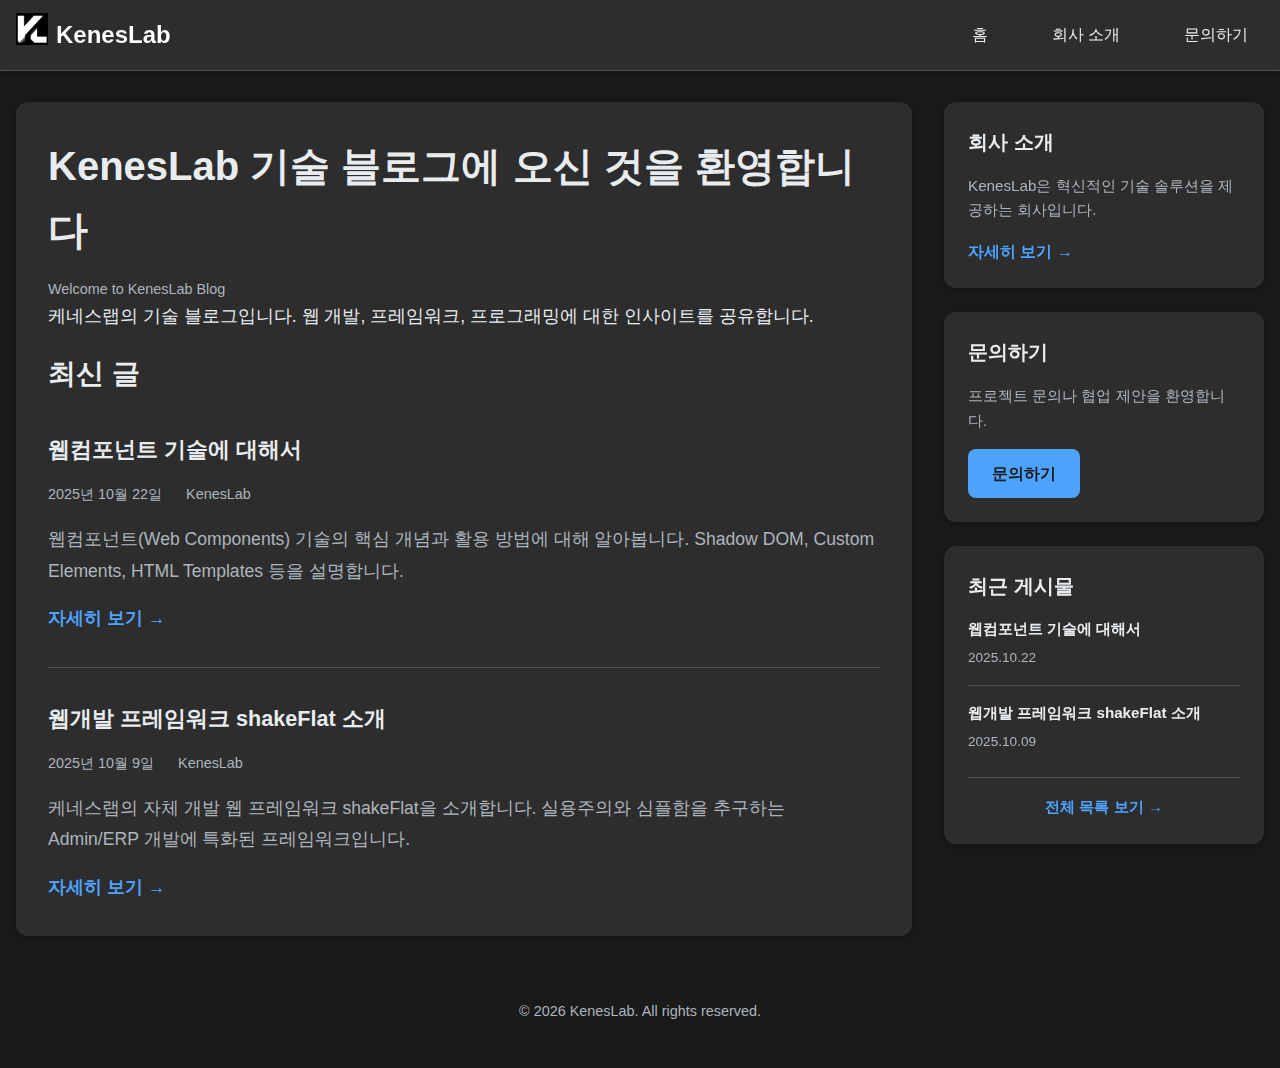
<file: index.html>
<!DOCTYPE html>
<html lang="ko" data-theme="dark">
<head>
    <meta charset="UTF-8">
    <meta name="viewport" content="width=device-width, initial-scale=1.0">
    <title>KenesLab 기술 블로그 | 웹개발, 프레임워크, 프로그래밍 인사이트</title>

    <!-- SEO Meta Tags -->
    <meta name="description" content="케네스랩의 기술 블로그. 웹 개발, shakeFlat 프레임워크, 웹컴포넌트, ERP/Admin 시스템 개발에 대한 실무 인사이트를 공유합니다.">
    <meta name="keywords" content="케네스랩, 웹개발, 프로그래밍, 기술블로그, shakeFlat, 웹컴포넌트, ERP개발, Admin시스템">
    <meta name="author" content="KenesLab">
    <meta name="robots" content="index, follow, max-image-preview:large, max-snippet:-1, max-video-preview:-1">

    <!-- Open Graph Meta Tags -->
    <meta property="og:title" content="KenesLab 기술 블로그 | 웹개발, 프레임워크, 프로그래밍">
    <meta property="og:description" content="케네스랩의 기술 블로그. 웹 개발, shakeFlat 프레임워크, 웹컴포넌트, ERP/Admin 시스템 개발에 대한 실무 인사이트를 공유합니다.">
    <meta property="og:type" content="website">
    <meta property="og:url" content="https://keneslab.github.io/">
    <meta property="og:image" content="https://keneslab.github.io/images/og-default.jpg">
    <meta property="og:site_name" content="KenesLab Blog">
    <meta property="og:locale" content="ko_KR">

    <!-- Twitter Card Meta Tags -->
    <meta name="twitter:card" content="summary_large_image">
    <meta name="twitter:title" content="KenesLab 기술 블로그 | 웹개발, 프레임워크, 프로그래밍">
    <meta name="twitter:description" content="케네스랩의 기술 블로그. 웹 개발, shakeFlat 프레임워크, 웹컴포넌트, ERP/Admin 시스템 개발에 대한 실무 인사이트를 공유합니다.">
    <meta name="twitter:image" content="https://keneslab.github.io/images/og-default.jpg">

    <!-- Canonical URL -->
    <link rel="canonical" href="https://keneslab.github.io/">

    <!-- Structured Data (JSON-LD) -->
    <script type="application/ld+json">
    {
        "@context": "https://schema.org",
        "@type": "WebSite",
        "name": "KenesLab Blog",
        "url": "https://keneslab.github.io/",
        "description": "케네스랩의 기술 블로그. 웹 개발, 프레임워크, 프로그래밍에 대한 인사이트를 공유합니다.",
        "publisher": {
            "@type": "Organization",
            "name": "KenesLab",
            "url": "https://keneslab.github.io/",
            "logo": {
                "@type": "ImageObject",
                "url": "https://keneslab.github.io/images/logo.png"
            }
        }
    }
    </script>

    <link rel="stylesheet" href="css/style.css?v=2.0.4">

    <!-- Google Tag Manager -->
    <script>(function(w,d,s,l,i){w[l]=w[l]||[];w[l].push({'gtm.start':
    new Date().getTime(),event:'gtm.js'});var f=d.getElementsByTagName(s)[0],
    j=d.createElement(s),dl=l!='dataLayer'?'&l='+l:'';j.async=true;j.src=
    'https://www.googletagmanager.com/gtm.js?id='+i+dl;f.parentNode.insertBefore(j,f);
    })(window,document,'script','dataLayer','GTM-TL8ZQ3G6');</script>
    <!-- End Google Tag Manager -->

</head>
<body>
    <!-- Google Tag Manager (noscript) -->
    <noscript><iframe src="https://www.googletagmanager.com/ns.html?id=GTM-TL8ZQ3G6"
    height="0" width="0" style="display:none;visibility:hidden"></iframe></noscript>
    <!-- End Google Tag Manager (noscript) -->
    <!-- Header Component -->
    <blog-header></blog-header>

    <!-- Main Content -->
    <main class="container">
        <div class="content-wrapper">
            <!-- Article Section -->
            <article class="main-content">
                <h1>KenesLab 기술 블로그에 오신 것을 환영합니다</h1>
                <div class="post-meta">
                    <span class="date">Welcome to KenesLab Blog</span>
                </div>

                <div class="post-content">
                    <p>케네스랩의 기술 블로그입니다. 웹 개발, 프레임워크, 프로그래밍에 대한 인사이트를 공유합니다.</p>

                    <h2>최신 글</h2>
                    <div class="posts-preview">
                        <div class="post-preview-item">
                            <h3><a href="articles/web-components.html">웹컴포넌트 기술에 대해서</a></h3>
                            <p class="post-meta">
                                <span class="date">2025년 10월 22일</span>
                                <span class="author">KenesLab</span>
                            </p>
                            <p>웹컴포넌트(Web Components) 기술의 핵심 개념과 활용 방법에 대해 알아봅니다. Shadow DOM, Custom Elements, HTML Templates 등을 설명합니다.</p>
                            <a href="articles/web-components.html" class="read-more">자세히 보기 →</a>
                        </div>

                        <div class="post-preview-item">
                            <h3><a href="articles/shakeflat.html">웹개발 프레임워크 shakeFlat 소개</a></h3>
                            <p class="post-meta">
                                <span class="date">2025년 10월 9일</span>
                                <span class="author">KenesLab</span>
                            </p>
                            <p>케네스랩의 자체 개발 웹 프레임워크 shakeFlat을 소개합니다. 실용주의와 심플함을 추구하는 Admin/ERP 개발에 특화된 프레임워크입니다.</p>
                            <a href="articles/shakeflat.html" class="read-more">자세히 보기 →</a>
                        </div>
                    </div>
                </div>
            </article>

            <!-- Sidebar -->
            <aside class="sidebar">
                <!-- Company Info Component -->
                <company-info></company-info>

                <!-- Contact Component -->
                <contact-section></contact-section>

                <!-- Recent Posts -->
                <recent-posts></recent-posts>
            </aside>
        </div>
    </main>

    <!-- Footer Component -->
    <blog-footer></blog-footer>

    <!-- Web Components -->
    <script src="js/analytics.js?v=1.0.5"></script>
    <script src="js/components/header.js?v=1.0.5"></script>
    <script src="js/components/footer.js?v=1.0.5"></script>
    <script src="js/components/company-info.js?v=1.0.5"></script>
    <script src="js/components/contact-section.js?v=1.0.5"></script>
    <script src="js/components/recent-posts.js?v=1.0.5"></script>
    <script src="js/theme.js?v=1.0.5"></script>

</body>
</html>
</file>
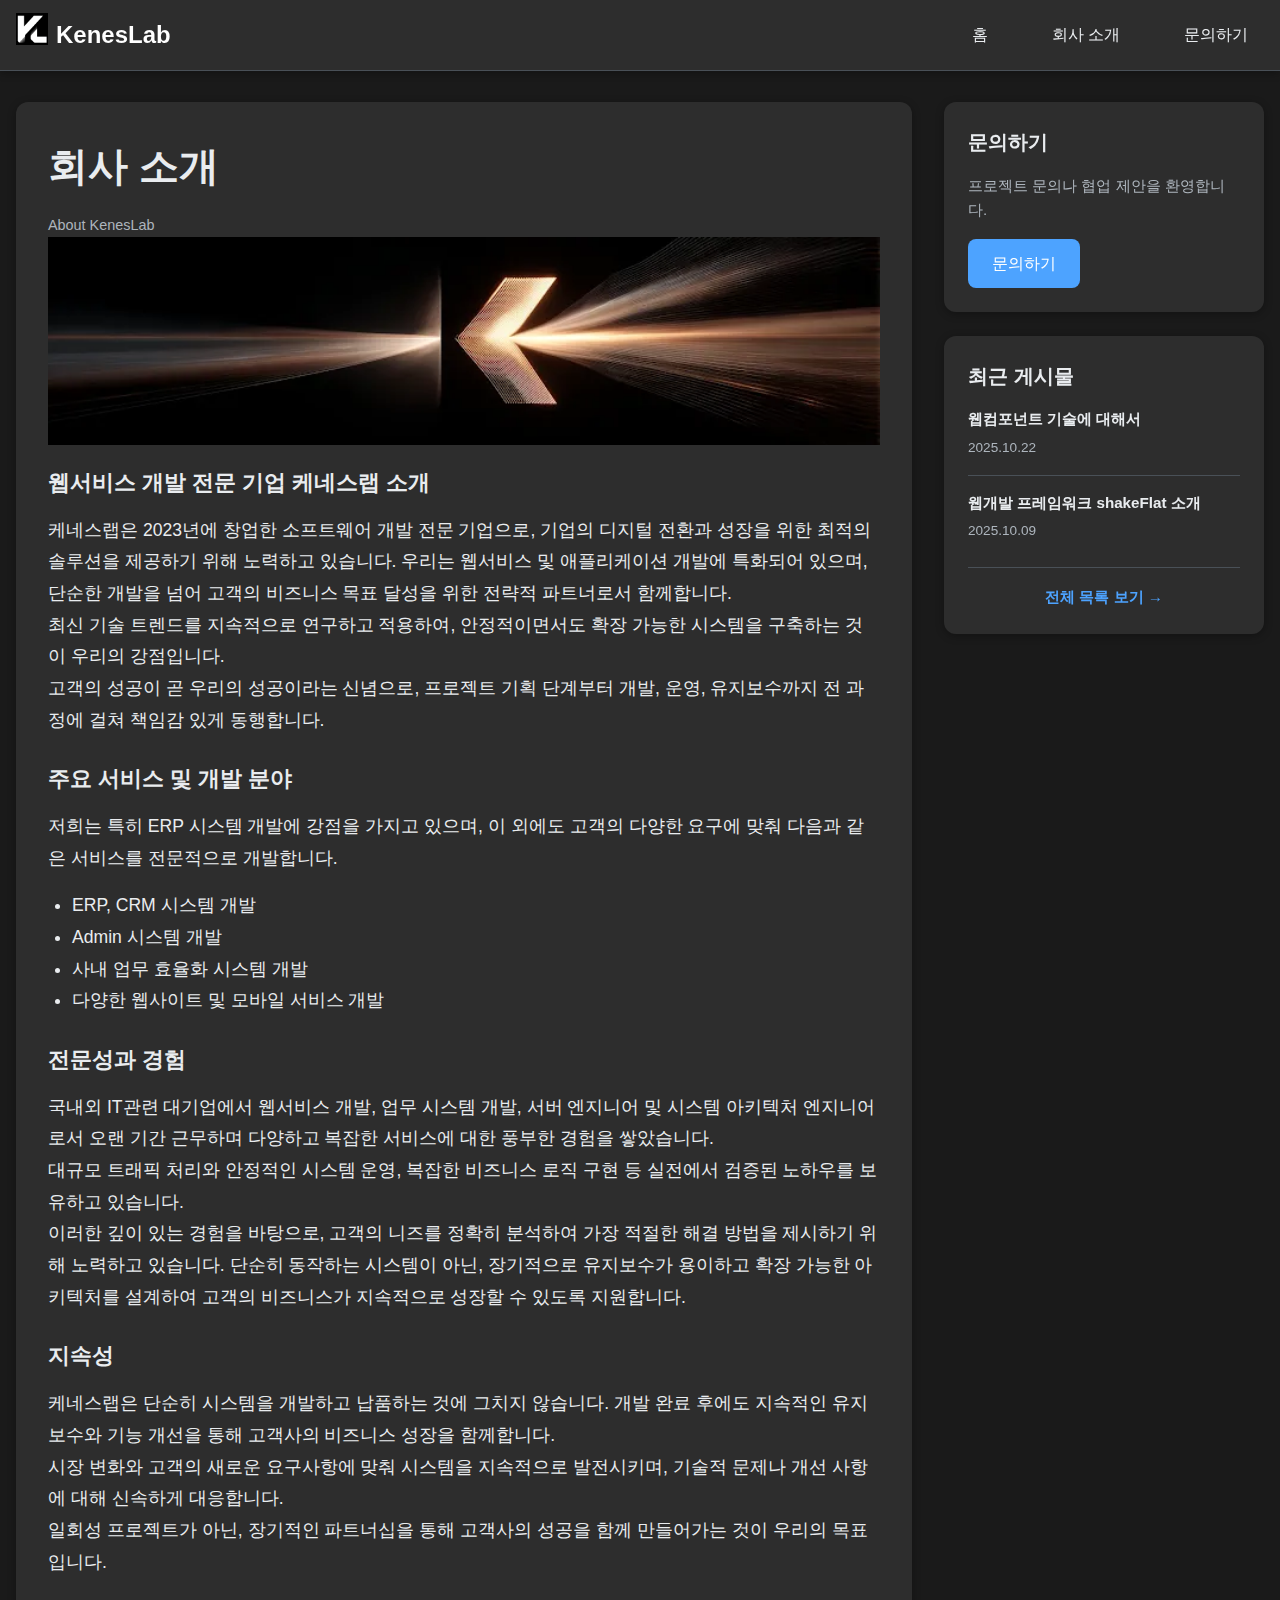
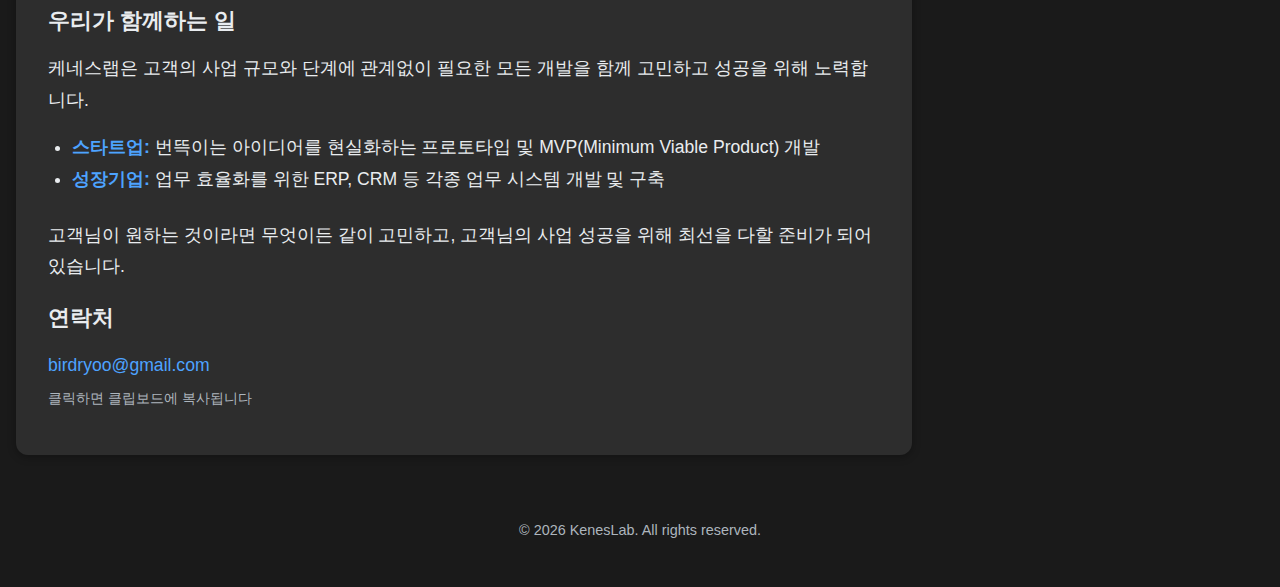
<file: about.html>
<!DOCTYPE html>
<html lang="ko" data-theme="dark">
<head>
    <meta charset="UTF-8">
    <meta name="viewport" content="width=device-width, initial-scale=1.0">
    <title>회사 소개 - KenesLab Blog</title>

    <!-- SEO Meta Tags -->
    <meta name="description" content="케네스랩은 웹서비스 개발 전문 기업입니다. ERP, CRM 시스템 개발 및 다양한 웹 솔루션을 제공합니다.">
    <meta name="keywords" content="케네스랩, 웹개발, ERP, CRM, 시스템개발, 소프트웨어개발, 회사소개">
    <meta name="author" content="KenesLab">
    <meta name="robots" content="index, follow, max-image-preview:large, max-snippet:-1, max-video-preview:-1">

    <!-- Open Graph Meta Tags -->
    <meta property="og:title" content="회사 소개 - KenesLab Blog">
    <meta property="og:description" content="케네스랩은 웹서비스 개발 전문 기업입니다. ERP, CRM 시스템 개발 및 다양한 웹 솔루션을 제공합니다.">
    <meta property="og:type" content="website">
    <meta property="og:url" content="https://keneslab.github.io/about.html">
    <meta property="og:image" content="https://keneslab.github.io/images/keneslab_banner.webp">
    <meta property="og:site_name" content="KenesLab Blog">
    <meta property="og:locale" content="ko_KR">

    <!-- Twitter Card Meta Tags -->
    <meta name="twitter:card" content="summary_large_image">
    <meta name="twitter:title" content="회사 소개 - KenesLab Blog">
    <meta name="twitter:description" content="케네스랩은 웹서비스 개발 전문 기업입니다. ERP, CRM 시스템 개발 및 다양한 웹 솔루션을 제공합니다.">
    <meta name="twitter:image" content="https://keneslab.github.io/images/keneslab_banner.webp">

    <!-- Canonical URL -->
    <link rel="canonical" href="https://keneslab.github.io/about.html">

    <!-- Structured Data (JSON-LD) -->
    <script type="application/ld+json">
    {
        "@context": "https://schema.org",
        "@type": "Organization",
        "name": "KenesLab",
        "alternateName": "케네스랩",
        "url": "https://keneslab.github.io/",
        "logo": "https://keneslab.github.io/images/logo.png",
        "description": "웹서비스 개발 전문 기업. ERP, CRM 시스템 개발 및 다양한 웹 솔루션을 제공합니다.",
        "foundingDate": "2023",
        "email": "birdryoo@gmail.com",
        "contactPoint": {
            "@type": "ContactPoint",
            "email": "birdryoo@gmail.com",
            "contactType": "customer service",
            "availableLanguage": ["Korean", "English"]
        },
        "sameAs": [
            "https://github.com/keneslab"
        ],
        "areaServed": "KR",
        "knowsAbout": [
            "웹 개발",
            "ERP 시스템",
            "CRM 시스템",
            "Admin 시스템",
            "소프트웨어 개발"
        ]
    }
    </script>

    <link rel="stylesheet" href="css/style.css?v=2.0.3">

    <!-- Google Tag Manager -->
    <script>(function(w,d,s,l,i){w[l]=w[l]||[];w[l].push({'gtm.start':
    new Date().getTime(),event:'gtm.js'});var f=d.getElementsByTagName(s)[0],
    j=d.createElement(s),dl=l!='dataLayer'?'&l='+l:'';j.async=true;j.src=
    'https://www.googletagmanager.com/gtm.js?id='+i+dl;f.parentNode.insertBefore(j,f);
    })(window,document,'script','dataLayer','GTM-TL8ZQ3G6');</script>
    <!-- End Google Tag Manager -->
</head>
<body>
    <!-- Google Tag Manager (noscript) -->
    <noscript><iframe src="https://www.googletagmanager.com/ns.html?id=GTM-TL8ZQ3G6"
    height="0" width="0" style="display:none;visibility:hidden"></iframe></noscript>
    <!-- End Google Tag Manager (noscript) -->
    <!-- Header Component -->
    <blog-header></blog-header>

    <!-- Main Content -->
    <main class="container">
        <div class="content-wrapper">
            <!-- Article Section -->
            <article class="main-content">
                <h1>회사 소개</h1>
                <div class="post-meta">
                    <span class="date">About KenesLab</span>
                </div>

                <div class="post-content">
                    <img src="images/keneslab_banner.webp" alt="KenesLab Banner" style="width:100%; height:auto;">
                    <h3 class="mt-1">웹서비스 개발 전문 기업 케네스랩 소개</h3>
                    <p>
                        케네스랩은 2023년에 창업한 소프트웨어 개발 전문 기업으로, 기업의 디지털 전환과 성장을 위한 최적의 솔루션을 제공하기 위해 노력하고 있습니다.
                        우리는 웹서비스 및 애플리케이션 개발에 특화되어 있으며, 단순한 개발을 넘어 고객의 비즈니스 목표 달성을 위한 전략적 파트너로서 함께합니다.<br>
                        최신 기술 트렌드를 지속적으로 연구하고 적용하여, 안정적이면서도 확장 가능한 시스템을 구축하는 것이 우리의 강점입니다.<br>
                        고객의 성공이 곧 우리의 성공이라는 신념으로, 프로젝트 기획 단계부터 개발, 운영, 유지보수까지 전 과정에 걸쳐 책임감 있게 동행합니다.
                    </p>

                    <h3 class="mt-3">주요 서비스 및 개발 분야</h3>
                    <p>저희는 특히 ERP 시스템 개발에 강점을 가지고 있으며, 이 외에도 고객의 다양한 요구에 맞춰 다음과 같은 서비스를 전문적으로 개발합니다.</p>
                    <ul>
                        <li>ERP, CRM 시스템 개발</li>
                        <li>Admin 시스템 개발</li>
                        <li>사내 업무 효율화 시스템 개발</li>
                        <li>다양한 웹사이트 및 모바일 서비스 개발</li>
                    </ul>

                    <h3 class="mt-3">전문성과 경험</h3>
                    <p>
                        국내외 IT관련 대기업에서 웹서비스 개발, 업무 시스템 개발, 서버 엔지니어 및 시스템 아키텍처 엔지니어로서 오랜 기간 근무하며 다양하고 복잡한 서비스에 대한 풍부한 경험을 쌓았습니다.<br>
                        대규모 트래픽 처리와 안정적인 시스템 운영, 복잡한 비즈니스 로직 구현 등 실전에서 검증된 노하우를 보유하고 있습니다.<br>
                        이러한 깊이 있는 경험을 바탕으로, 고객의 니즈를 정확히 분석하여 가장 적절한 해결 방법을 제시하기 위해 노력하고 있습니다.
                        단순히 동작하는 시스템이 아닌, 장기적으로 유지보수가 용이하고 확장 가능한 아키텍처를 설계하여 고객의 비즈니스가 지속적으로 성장할 수 있도록 지원합니다.
                    </p>

                    <h3 class="mt-3">지속성</h3>
                    <p>
                        케네스랩은 단순히 시스템을 개발하고 납품하는 것에 그치지 않습니다.
                        개발 완료 후에도 지속적인 유지보수와 기능 개선을 통해 고객사의 비즈니스 성장을 함께합니다.<br>
                        시장 변화와 고객의 새로운 요구사항에 맞춰 시스템을 지속적으로 발전시키며, 기술적 문제나 개선 사항에 대해 신속하게 대응합니다.<br>
                        일회성 프로젝트가 아닌, 장기적인 파트너십을 통해 고객사의 성공을 함께 만들어가는 것이 우리의 목표입니다.
                    </p>

                    <h3 class="mt-3">우리가 함께하는 일</h3>
                    <p>케네스랩은 고객의 사업 규모와 단계에 관계없이 필요한 모든 개발을 함께 고민하고 성공을 위해 노력합니다.</p>
                    <ul>
                        <li><strong>스타트업:</strong> 번뜩이는 아이디어를 현실화하는 프로토타입 및 MVP(Minimum Viable Product) 개발</li>
                        <li><strong>성장기업:</strong> 업무 효율화를 위한 ERP, CRM 등 각종 업무 시스템 개발 및 구축</li>
                    </ul>

                    <p class="mt-3">고객님이 원하는 것이라면 무엇이든 같이 고민하고, 고객님의 사업 성공을 위해 최선을 다할 준비가 되어 있습니다.</p>

                    <h3>연락처</h3>
                    <p style="display: flex; align-items: center; gap: 0.5rem; margin-bottom: 0.25rem;">
                        <a href="mailto:birdryoo@gmail.com" id="email-link" style="cursor: pointer;">birdryoo@gmail.com</a>
                        <span id="copy-message" style="color: #28a745; font-size: 0.875rem; opacity: 0; transition: opacity 0.3s;">✓ 복사됨</span>
                    </p>
                    <small class="muted" style="display: block; margin-bottom: 0.75rem;">클릭하면 클립보드에 복사됩니다</small>
                </div>
            </article>

            <!-- Sidebar -->
            <aside class="sidebar">
                <!-- Contact -->
                <div class="sidebar-section contact">
                    <h3>문의하기</h3>
                    <p>프로젝트 문의나 협업 제안을 환영합니다.</p>
                    <a href="/contact.html" class="btn-primary">문의하기</a>
                </div>

                <!-- Recent Posts -->
                <recent-posts></recent-posts>
            </aside>
        </div>
    </main>

    <!-- Footer Component -->
    <blog-footer></blog-footer>

    <!-- Web Components -->
    <script src="js/analytics.js?v=1.0.4"></script>
    <script src="js/components/header.js?v=1.0.4"></script>
    <script src="js/components/footer.js?v=1.0.4"></script>
    <script src="js/components/recent-posts.js?v=1.0.4"></script>
    <script src="js/theme.js?v=1.0.4"></script>

    <script>
        (function() {
            'use strict';

            // 이메일 클립보드 복사 기능
            const emailLink = document.getElementById('email-link');
            const copyMessage = document.getElementById('copy-message');

            if (emailLink && copyMessage) {
                emailLink.addEventListener('click', function(e) {
                    e.preventDefault();
                    const email = 'birdryoo@gmail.com';

                    navigator.clipboard.writeText(email).then(function() {
                        // 복사 성공 메시지 표시
                        copyMessage.style.opacity = '1';

                        // Track email copy event
                        if (window.analytics && typeof window.analytics.trackEvent === 'function') {
                            window.analytics.trackEvent('email_copy', {
                                'event_category': 'engagement',
                                'event_label': 'about_page',
                                'value': email
                            });
                        }

                        setTimeout(function() {
                            copyMessage.style.opacity = '0';
                        }, 2000);
                    }).catch(function(err) {
                        console.error('클립보드 복사 실패:', err);
                        alert('이메일 주소 복사에 실패했습니다.');
                    });
                });
            }
        })();
    </script>
</body>
</html>
</file>
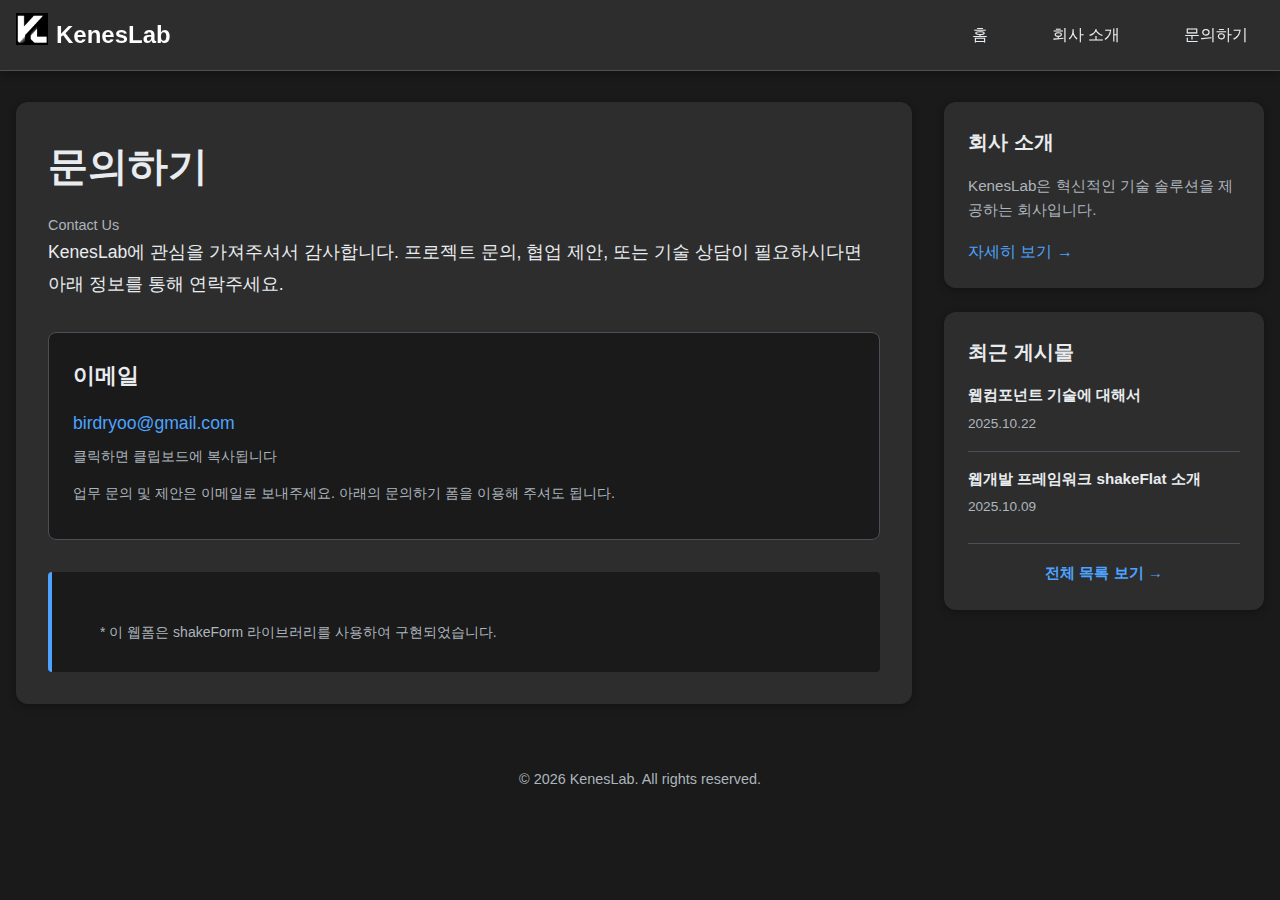
<file: contact.html>
<!DOCTYPE html>
<html lang="ko" data-theme="dark">
<head>
    <meta charset="UTF-8">
    <meta name="viewport" content="width=device-width, initial-scale=1.0">
    <title>문의하기 - KenesLab Blog</title>

    <!-- SEO Meta Tags -->
    <meta name="description" content="케네스랩에 프로젝트 문의, 협업 제안, 기술 상담을 남겨주세요. 성심껏 답변 드리겠습니다.">
    <meta name="keywords" content="케네스랩, 문의, 연락처, 프로젝트문의, 협업제안, 기술상담">
    <meta name="author" content="KenesLab">

    <!-- Open Graph Meta Tags -->
    <meta property="og:title" content="문의하기 - KenesLab Blog">
    <meta property="og:description" content="케네스랩에 프로젝트 문의, 협업 제안, 기술 상담을 남겨주세요. 성심껏 답변 드리겠습니다.">
    <meta property="og:type" content="website">
    <meta property="og:url" content="https://keneslab.github.io/contact.html">
    <meta property="og:image" content="https://keneslab.github.io/images/og-default.jpg">
    <meta property="og:site_name" content="KenesLab Blog">
    <meta property="og:locale" content="ko_KR">

    <!-- Twitter Card Meta Tags -->
    <meta name="twitter:card" content="summary_large_image">
    <meta name="twitter:title" content="문의하기 - KenesLab Blog">
    <meta name="twitter:description" content="케네스랩에 프로젝트 문의, 협업 제안, 기술 상담을 남겨주세요. 성심껏 답변 드리겠습니다.">
    <meta name="twitter:image" content="https://keneslab.github.io/images/og-default.jpg">

    <!-- Canonical URL -->
    <link rel="canonical" href="https://keneslab.github.io/contact.html">

    <link rel="stylesheet" href="css/style.css">

    <!-- Google Tag Manager -->
    <script>(function(w,d,s,l,i){w[l]=w[l]||[];w[l].push({'gtm.start':
    new Date().getTime(),event:'gtm.js'});var f=d.getElementsByTagName(s)[0],
    j=d.createElement(s),dl=l!='dataLayer'?'&l='+l:'';j.async=true;j.src=
    'https://www.googletagmanager.com/gtm.js?id='+i+dl;f.parentNode.insertBefore(j,f);
    })(window,document,'script','dataLayer','GTM-TL8ZQ3G6');</script>
    <!-- End Google Tag Manager -->

    <style>
        .contact-form-section {
            position: relative;
        }

        .spinner-overlay {
            position: absolute;
            top: 0;
            left: 0;
            width: 100%;
            height: 100%;
            background: rgba(0, 0, 0, 0.7);
            display: none;
            justify-content: center;
            align-items: center;
            z-index: 1000;
            border-radius: 8px;
        }

        .spinner-overlay.active {
            display: flex;
        }

        .spinner {
            border: 4px solid #f3f3f3;
            border-top: 4px solid #3498db;
            border-radius: 50%;
            width: 50px;
            height: 50px;
            animation: spin 1s linear infinite;
        }

        @keyframes spin {
            0% { transform: rotate(0deg); }
            100% { transform: rotate(360deg); }
        }
    </style>
</head>
<body>
    <!-- Google Tag Manager (noscript) -->
    <noscript><iframe src="https://www.googletagmanager.com/ns.html?id=GTM-TL8ZQ3G6"
    height="0" width="0" style="display:none;visibility:hidden"></iframe></noscript>
    <!-- End Google Tag Manager (noscript) -->

    <blog-header></blog-header>

    <main class="container">
        <div class="content-wrapper">
            <article class="main-content">
                <h1>문의하기</h1>
                <div class="post-meta">
                    <span class="date">Contact Us</span>
                </div>

                <div class="post-content">
                    <p>KenesLab에 관심을 가져주셔서 감사합니다. 프로젝트 문의, 협업 제안, 또는 기술 상담이 필요하시다면 아래 정보를 통해 연락주세요.</p>

                    <div class="contact-form-section">
                        <div class="contact-info">
                            <div class="contact-item">
                                <h3>이메일</h3>
                                <p style="display: flex; align-items: center; gap: 0.5rem; margin-bottom: 0.25rem;">
                                    <a href="mailto:birdryoo@gmail.com" id="email-link" style="cursor: pointer;">birdryoo@gmail.com</a>
                                    <span id="copy-message" style="color: #28a745; font-size: 0.875rem; opacity: 0; transition: opacity 0.3s;">✓ 복사됨</span>
                                </p>
                                <small class="muted" style="display: block; margin-bottom: 0.75rem;">클릭하면 클립보드에 복사됩니다</small>
                                <p class="contact-desc">업무 문의 및 제안은 이메일로 보내주세요. 아래의 문의하기 폼을 이용해 주셔도 됩니다.</p>
                            </div>
                        </div>

                        <div class="contact-note mt-4">
                            <shake-form title="문의하기" submit-text="제출하기" theme="dark"></shake-form>
                            <small class="mt-3 muted">* 이 웹폼은 shakeForm 라이브러리를 사용하여 구현되었습니다.</small>
                        </div>

                        <div class="spinner-overlay" id="spinner-overlay">
                            <div class="spinner"></div>
                        </div>
                    </div>
                </div>
            </article>

            <aside class="sidebar">
                <div class="sidebar-section company-info">
                    <h3>회사 소개</h3>
                    <p>KenesLab은 혁신적인 기술 솔루션을 제공하는 회사입니다.</p>
                    <a href="/about.html" class="btn-link">자세히 보기 →</a>
                </div>

                <recent-posts></recent-posts>
            </aside>
        </div>
    </main>

    <blog-footer></blog-footer>

    <script src="https://keneslab.github.io/shakeForm/shakeForm.js"></script>
    <script src="js/analytics.js"></script>
    <script src="js/components/header.js"></script>
    <script src="js/components/footer.js"></script>
    <script src="js/components/recent-posts.js"></script>
    <script src="js/theme.js"></script>

    <script>
        (function() {
            'use strict';

            // 이메일 클립보드 복사 기능
            const emailLink = document.getElementById('email-link');
            const copyMessage = document.getElementById('copy-message');

            if (emailLink && copyMessage) {
                emailLink.addEventListener('click', function(e) {
                    e.preventDefault();
                    const email = 'birdryoo@gmail.com';

                    navigator.clipboard.writeText(email).then(function() {
                        // 복사 성공 메시지 표시
                        copyMessage.style.opacity = '1';

                        // Track email copy event
                        if (window.analytics && typeof window.analytics.trackEvent === 'function') {
                            window.analytics.trackEvent('email_copy', {
                                'event_category': 'engagement',
                                'event_label': 'contact_page',
                                'value': email
                            });
                        }

                        setTimeout(function() {
                            copyMessage.style.opacity = '0';
                        }, 2000);
                    }).catch(function(err) {
                        console.error('클립보드 복사 실패:', err);
                        alert('이메일 주소 복사에 실패했습니다.');
                    });
                });
            }

            const GOOGLE_SCRIPT_URL = 'https://script.google.com/macros/s/AKfycbytKXHre4hsk3Xr6LDTaNZN0t3S8dL_TYPA_2d-1Gj56MzTOrM5YVtKDlETYu0dptN3/exec';
            const SUBMISSION_TIMEOUT = 10000;

            let form = null;
            let spinnerOverlay = null;
            let submissionTimeout = null;

            const formFields = [
                { name: 'name', label: '이름', type: 'text', required: true, width: '50%' },
                { name: 'email', label: '이메일', type: 'email', required: true, width: '50%' },
                { name: 'phone', label: '전화번호', type: 'tel', required: false, width: '50%' },
                { name: 'message', label: '문의 내용', type: 'textarea', required: true, style: 'height:8rem' }
            ];

            function initializeForm() {
                form = document.querySelector('shake-form');
                spinnerOverlay = document.getElementById('spinner-overlay');

                if (!form) {
                    console.error('shake-form element not found');
                    return;
                }

                form.setFields(formFields);
                form.addEventListener('formsubmit', (event) => submitFormData(event.detail));
            }

            // DOMContentLoaded 또는 window.onload에서 초기화
            if (document.readyState === 'loading') {
                document.addEventListener('DOMContentLoaded', initializeForm);
            } else {
                // DOM이 이미 로드된 경우
                initializeForm();
            }

            function completeSubmission(success, message) {
                spinnerOverlay.classList.remove('active');

                if (submissionTimeout) {
                    clearTimeout(submissionTimeout);
                    submissionTimeout = null;
                }

                alert(message);

                if (success) {
                    form.reset();
                }
            }

            function submitFormData(formData) {
                console.log('제출 데이터:', formData);

                // Track form submission start
                if (window.analytics && typeof window.analytics.trackEvent === 'function') {
                    window.analytics.trackEvent('form_submit_start', {
                        'event_category': 'contact',
                        'event_label': 'contact_form'
                    });
                }

                spinnerOverlay.classList.add('active');

                const submitData = {
                    name: formData.name || '',
                    email: formData.email || '',
                    phone: formData.phone || '',
                    message: formData.message || '',
                    timestamp: formData.timestamp || new Date().toISOString()
                };

                // FormData 객체 생성
                const formDataObj = new FormData();
                Object.entries(submitData).forEach(([key, value]) => {
                    formDataObj.append(key, value);
                });

                console.log('POST 전송 시작...');

                // fetch를 사용한 POST 요청
                fetch(GOOGLE_SCRIPT_URL, {
                    method: 'POST',
                    body: formDataObj,
                    mode: 'no-cors' // CORS 우회 (응답은 읽을 수 없지만 전송은 됨)
                })
                .then((result) => {
                    console.log('요청 완료', result);

                    // Track successful form submission
                    if (window.analytics && typeof window.analytics.trackEvent === 'function') {
                        window.analytics.trackEvent('form_submit_success', {
                            'event_category': 'contact',
                            'event_label': 'contact_form'
                        });
                    }

                    completeSubmission(true, '문의가 성공적으로 접수되었습니다. 최대한 빠른 시간내에 답변 드리겠습니다.');
                })
                .catch((error) => {
                    console.error('전송 오류:', error);

                    // Track form submission error
                    if (window.analytics && typeof window.analytics.trackEvent === 'function') {
                        window.analytics.trackEvent('form_submit_error', {
                            'event_category': 'contact',
                            'event_label': 'contact_form',
                            'value': error.message
                        });
                    }

                    completeSubmission(false, '문의 접수 중 오류가 발생했습니다: ' + error.message);
                });

                // 타임아웃 설정
                submissionTimeout = setTimeout(() => {
                    completeSubmission(false, '서버 응답 시간이 초과되었습니다. 다시 시도해주세요.');
                }, SUBMISSION_TIMEOUT);
            }
        })();
    </script>
</body>
</html>
</file>
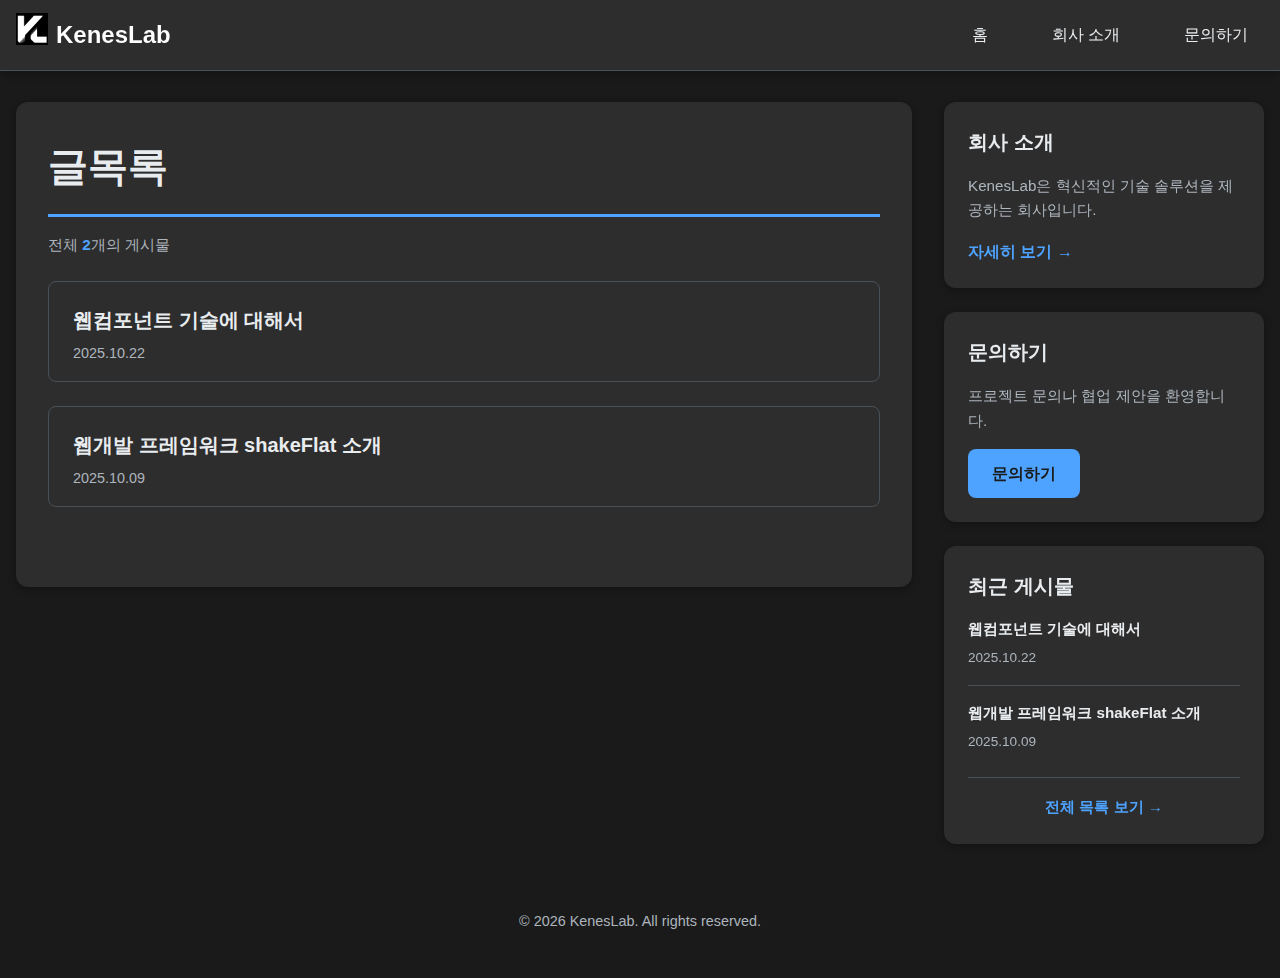
<file: posts.html>
<!DOCTYPE html>
<html lang="ko" data-theme="dark">
<head>
    <meta charset="UTF-8">
    <meta name="viewport" content="width=device-width, initial-scale=1.0">
    <title>글목록 - KenesLab Blog</title>
    <link rel="stylesheet" href="css/style.css">

    <!-- Google Tag Manager -->
    <script>(function(w,d,s,l,i){w[l]=w[l]||[];w[l].push({'gtm.start':
    new Date().getTime(),event:'gtm.js'});var f=d.getElementsByTagName(s)[0],
    j=d.createElement(s),dl=l!='dataLayer'?'&l='+l:'';j.async=true;j.src=
    'https://www.googletagmanager.com/gtm.js?id='+i+dl;f.parentNode.insertBefore(j,f);
    })(window,document,'script','dataLayer','GTM-TL8ZQ3G6');</script>
    <!-- End Google Tag Manager -->
</head>
<body>
    <!-- Google Tag Manager (noscript) -->
    <noscript><iframe src="https://www.googletagmanager.com/ns.html?id=GTM-TL8ZQ3G6"
    height="0" width="0" style="display:none;visibility:hidden"></iframe></noscript>
    <!-- End Google Tag Manager (noscript) -->
    <!-- Header Component -->
    <blog-header></blog-header>

    <!-- Main Content -->
    <main class="container">
        <div class="content-wrapper">
            <!-- Article Section -->
            <article class="main-content">
                <h1 class="page-title">글목록</h1>
                <posts-list></posts-list>
            </article>

            <!-- Sidebar -->
            <aside class="sidebar">
                <!-- Company Info Component -->
                <company-info></company-info>

                <!-- Contact Component -->
                <contact-section></contact-section>

                <!-- Recent Posts -->
                <recent-posts></recent-posts>
            </aside>
        </div>
    </main>

    <!-- Footer Component -->
    <blog-footer></blog-footer>

    <!-- Web Components -->
    <script src="js/analytics.js"></script>
    <script src="js/components/header.js"></script>
    <script src="js/components/footer.js"></script>
    <script src="js/components/company-info.js"></script>
    <script src="js/components/contact-section.js"></script>
    <script src="js/components/recent-posts.js"></script>
    <script src="js/components/posts-list.js"></script>
    <script src="js/theme.js"></script>
</body>
</html>
</file>
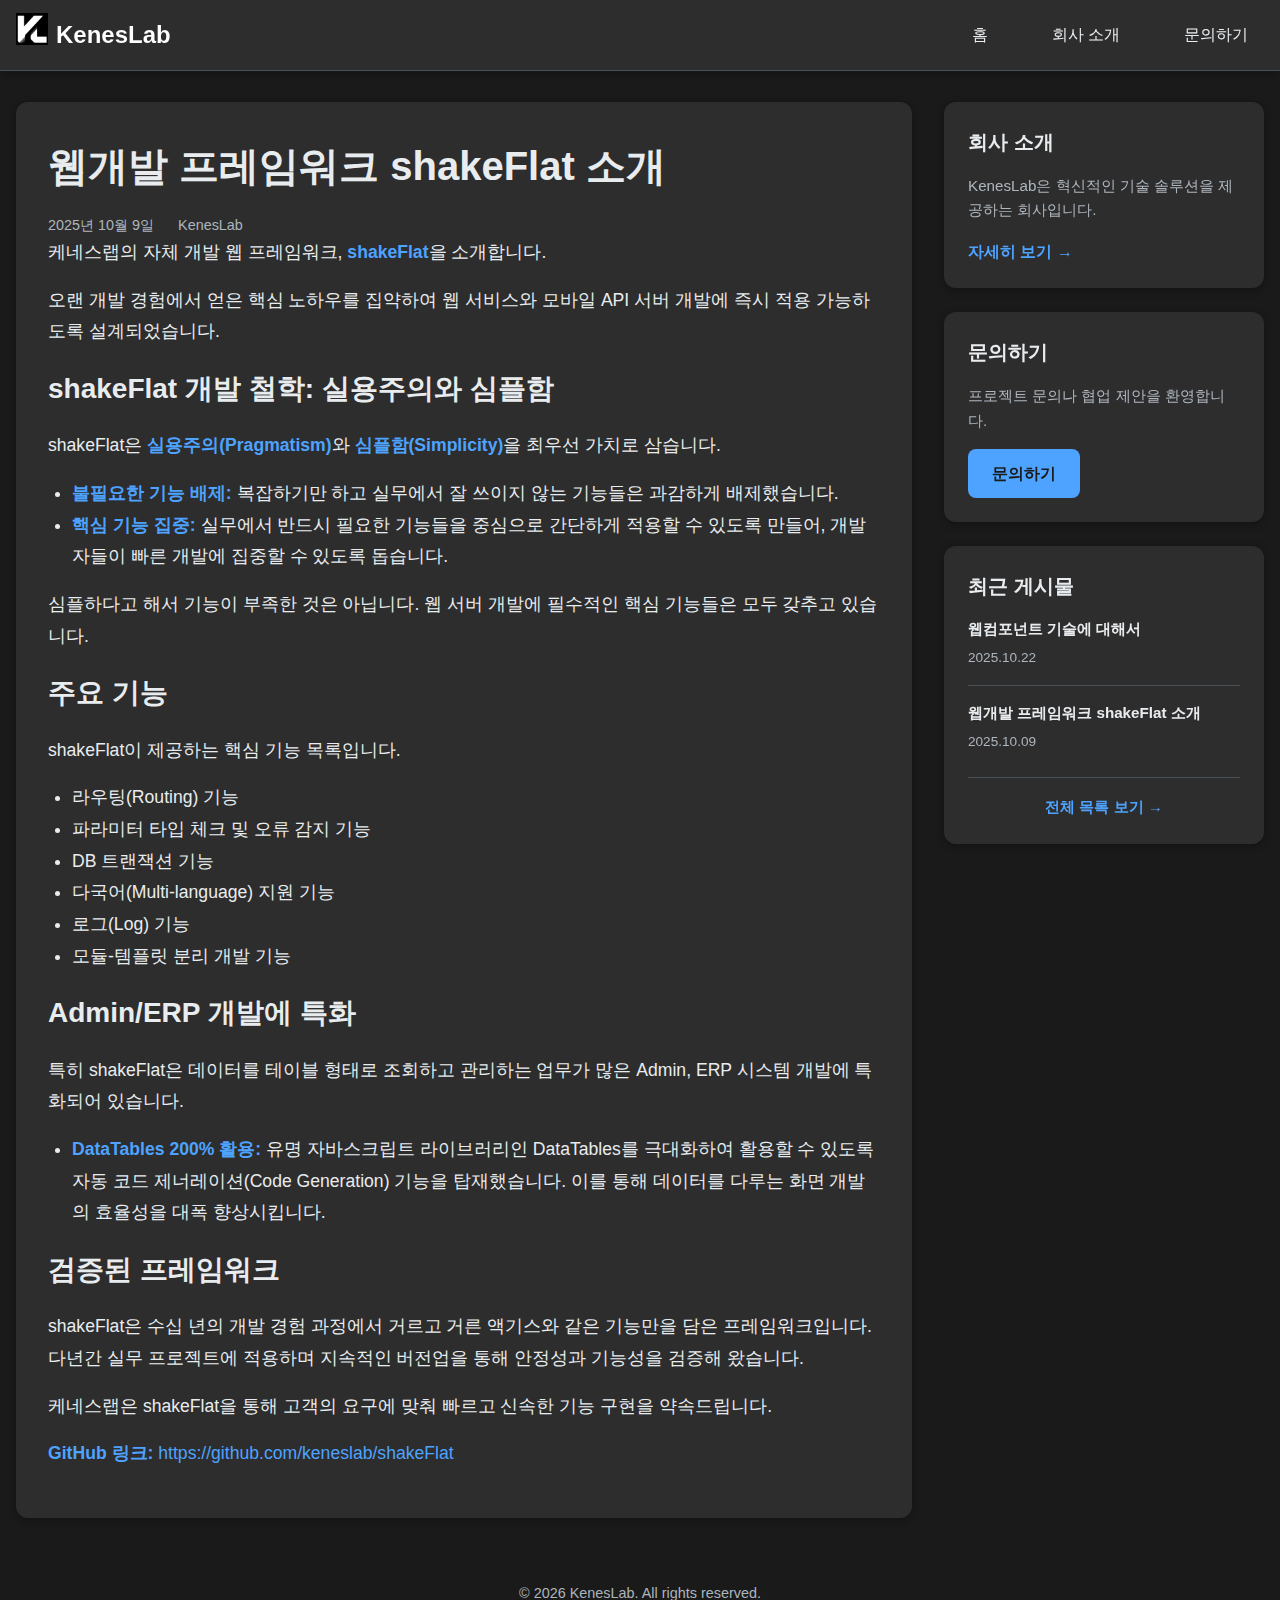
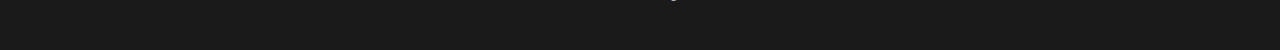
<file: shakeflat.html>
<!DOCTYPE html>
<html lang="ko" data-theme="dark">
<head>
    <meta charset="UTF-8">
    <meta name="viewport" content="width=device-width, initial-scale=1.0">
    <title>웹개발 프레임워크 shakeFlat 소개 - KenesLab Blog</title>

    <!-- SEO Meta Tags -->
    <meta name="description" content="케네스랩의 자체 개발 웹 프레임워크 shakeFlat을 소개합니다. 실용주의와 심플함을 추구하는 Admin/ERP 개발에 특화된 프레임워크입니다.">
    <meta name="keywords" content="shakeFlat, 웹프레임워크, PHP, Admin, ERP, DataTables, 케네스랩">
    <meta name="author" content="KenesLab">
    <meta name="robots" content="index, follow, max-image-preview:large, max-snippet:-1, max-video-preview:-1">

    <!-- Open Graph Meta Tags -->
    <meta property="og:title" content="웹개발 프레임워크 shakeFlat 소개">
    <meta property="og:description" content="케네스랩의 자체 개발 웹 프레임워크 shakeFlat을 소개합니다. 실용주의와 심플함을 추구하는 Admin/ERP 개발에 특화된 프레임워크입니다.">
    <meta property="og:type" content="article">
    <meta property="og:url" content="https://keneslab.github.io/shakeflat.html">
    <meta property="og:image" content="https://keneslab.github.io/images/shakeflat-og.jpg">
    <meta property="og:site_name" content="KenesLab Blog">
    <meta property="og:locale" content="ko_KR">
    <meta property="article:published_time" content="2025-10-09">
    <meta property="article:author" content="KenesLab">

    <!-- Twitter Card Meta Tags -->
    <meta name="twitter:card" content="summary_large_image">
    <meta name="twitter:title" content="웹개발 프레임워크 shakeFlat 소개">
    <meta name="twitter:description" content="케네스랩의 자체 개발 웹 프레임워크 shakeFlat을 소개합니다. 실용주의와 심플함을 추구하는 Admin/ERP 개발에 특화된 프레임워크입니다.">
    <meta name="twitter:image" content="https://keneslab.github.io/images/shakeflat-og.jpg">

    <!-- Canonical URL -->
    <link rel="canonical" href="https://keneslab.github.io/shakeflat.html">

    <link rel="stylesheet" href="css/style.css">

    <!-- Structured Data (JSON-LD) -->
    <script type="application/ld+json">
    {
        "@context": "https://schema.org",
        "@type": "BlogPosting",
        "headline": "웹개발 프레임워크 shakeFlat 소개",
        "description": "케네스랩의 자체 개발 웹 프레임워크 shakeFlat을 소개합니다. 실용주의와 심플함을 추구하는 Admin/ERP 개발에 특화된 프레임워크입니다.",
        "image": "https://keneslab.github.io/images/shakeflat-og.jpg",
        "datePublished": "2025-10-09",
        "dateModified": "2025-10-23",
        "author": {
            "@type": "Organization",
            "name": "KenesLab",
            "url": "https://keneslab.github.io"
        },
        "publisher": {
            "@type": "Organization",
            "name": "KenesLab Blog",
            "logo": {
                "@type": "ImageObject",
                "url": "https://keneslab.github.io/images/logo.png"
            }
        },
        "mainEntityOfPage": {
            "@type": "WebPage",
            "@id": "https://keneslab.github.io/shakeflat.html"
        }
    }
    </script>

    <!-- Google Tag Manager -->
    <script>(function(w,d,s,l,i){w[l]=w[l]||[];w[l].push({'gtm.start':
    new Date().getTime(),event:'gtm.js'});var f=d.getElementsByTagName(s)[0],
    j=d.createElement(s),dl=l!='dataLayer'?'&l='+l:'';j.async=true;j.src=
    'https://www.googletagmanager.com/gtm.js?id='+i+dl;f.parentNode.insertBefore(j,f);
    })(window,document,'script','dataLayer','GTM-TL8ZQ3G6');</script>
    <!-- End Google Tag Manager -->
</head>
<body>
    <!-- Google Tag Manager (noscript) -->
    <noscript><iframe src="https://www.googletagmanager.com/ns.html?id=GTM-TL8ZQ3G6"
    height="0" width="0" style="display:none;visibility:hidden"></iframe></noscript>
    <!-- End Google Tag Manager (noscript) -->
    <!-- Header Component -->
    <blog-header></blog-header>

    <!-- Main Content -->
    <main class="container">
        <div class="content-wrapper">
            <!-- Article Section -->
            <article class="main-content">
                <h1>웹개발 프레임워크 shakeFlat 소개</h1>
<div class="post-meta">
    <span class="date">2025년 10월 9일</span>
    <span class="author">KenesLab</span>
</div>
<div class="post-content">
    <p>케네스랩의 자체 개발 웹 프레임워크, <strong>shakeFlat</strong>을 소개합니다.</p>
    <p>오랜 개발 경험에서 얻은 핵심 노하우를 집약하여 웹 서비스와 모바일 API 서버 개발에 즉시 적용 가능하도록 설계되었습니다.</p>

    <h2>shakeFlat 개발 철학: 실용주의와 심플함</h2>
    <p>shakeFlat은 <strong>실용주의(Pragmatism)</strong>와 <strong>심플함(Simplicity)</strong>을 최우선 가치로 삼습니다.</p>
    <ul>
        <li><strong>불필요한 기능 배제:</strong> 복잡하기만 하고 실무에서 잘 쓰이지 않는 기능들은 과감하게 배제했습니다.</li>
        <li><strong>핵심 기능 집중:</strong> 실무에서 반드시 필요한 기능들을 중심으로 간단하게 적용할 수 있도록 만들어, 개발자들이 빠른 개발에 집중할 수 있도록 돕습니다.</li>
    </ul>
    <p>심플하다고 해서 기능이 부족한 것은 아닙니다. 웹 서버 개발에 필수적인 핵심 기능들은 모두 갖추고 있습니다.</p>

    <h2>주요 기능</h2>
    <p>shakeFlat이 제공하는 핵심 기능 목록입니다.</p>
    <ul>
        <li>라우팅(Routing) 기능</li>
        <li>파라미터 타입 체크 및 오류 감지 기능</li>
        <li>DB 트랜잭션 기능</li>
        <li>다국어(Multi-language) 지원 기능</li>
        <li>로그(Log) 기능</li>
        <li>모듈-템플릿 분리 개발 기능</li>
    </ul>

    <h2>Admin/ERP 개발에 특화</h2>
    <p>특히 shakeFlat은 데이터를 테이블 형태로 조회하고 관리하는 업무가 많은 Admin, ERP 시스템 개발에 특화되어 있습니다.</p>
    <ul>
        <li><strong>DataTables 200% 활용:</strong> 유명 자바스크립트 라이브러리인 DataTables를 극대화하여 활용할 수 있도록 자동 코드 제너레이션(Code Generation) 기능을 탑재했습니다. 이를 통해 데이터를 다루는 화면 개발의 효율성을 대폭 향상시킵니다.</li>
    </ul>

    <h2>검증된 프레임워크</h2>
    <p>shakeFlat은 수십 년의 개발 경험 과정에서 거르고 거른 액기스와 같은 기능만을 담은 프레임워크입니다. 다년간 실무 프로젝트에 적용하며 지속적인 버전업을 통해 안정성과 기능성을 검증해 왔습니다.</p>
    <p>케네스랩은 shakeFlat을 통해 고객의 요구에 맞춰 빠르고 신속한 기능 구현을 약속드립니다.</p>

    <p><strong>GitHub 링크:</strong> <a href="https://github.com/keneslab/shakeFlat" target="_blank">https://github.com/keneslab/shakeFlat</a></p>
</div>
            </article>

            <!-- Sidebar -->
            <aside class="sidebar">
                <!-- Company Info Component -->
                <company-info></company-info>

                <!-- Contact Component -->
                <contact-section></contact-section>

                <!-- Recent Posts -->
                <recent-posts></recent-posts>
            </aside>
        </div>
    </main>

    <!-- Footer Component -->
    <blog-footer></blog-footer>

    <!-- Web Components -->
    <script src="js/analytics.js"></script>
    <script src="js/components/header.js"></script>
    <script src="js/components/footer.js"></script>
    <script src="js/components/company-info.js"></script>
    <script src="js/components/contact-section.js"></script>
    <script src="js/components/recent-posts.js"></script>
    <script src="js/theme.js"></script>
</body>
</html>
</file>
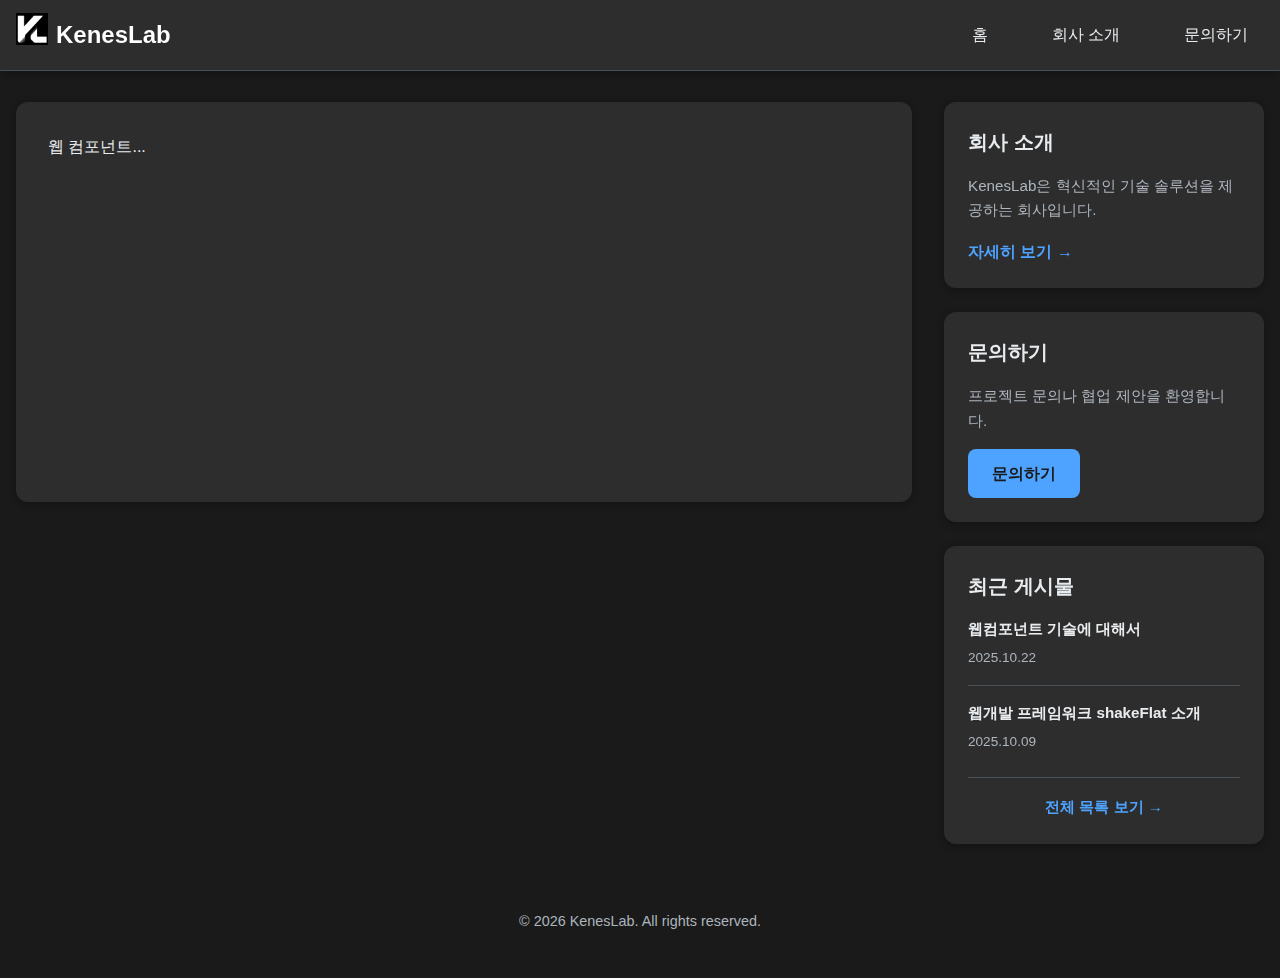
<file: web-components.html>
<!DOCTYPE html>
<html lang="ko" data-theme="dark">
<head>
    <meta charset="UTF-8">
    <meta name="viewport" content="width=device-width, initial-scale=1.0">
    <title>웹컴포넌트 기술에 대해서 - KenesLab Blog</title>

    <!-- SEO Meta Tags -->
    <meta name="description" content="웹컴포넌트(Web Components) 기술의 핵심 개념과 활용 방법에 대해 알아봅니다. Shadow DOM, Custom Elements, HTML Templates 등을 설명합니다.">
    <meta name="keywords" content="웹컴포넌트, Web Components, Shadow DOM, Custom Elements, HTML Templates, 프론트엔드">
    <meta name="author" content="KenesLab">

    <!-- Open Graph Meta Tags -->
    <meta property="og:title" content="웹컴포넌트 기술에 대해서">
    <meta property="og:description" content="웹컴포넌트(Web Components) 기술의 핵심 개념과 활용 방법에 대해 알아봅니다. Shadow DOM, Custom Elements, HTML Templates 등을 설명합니다.">
    <meta property="og:type" content="article">
    <meta property="og:url" content="https://keneslab.github.io/web-components.html">
    <meta property="og:image" content="https://keneslab.github.io/images/web-components-og.jpg">
    <meta property="og:site_name" content="KenesLab Blog">
    <meta property="og:locale" content="ko_KR">
    <meta property="article:published_time" content="2025-10-22">
    <meta property="article:author" content="KenesLab">

    <!-- Twitter Card Meta Tags -->
    <meta name="twitter:card" content="summary_large_image">
    <meta name="twitter:title" content="웹컴포넌트 기술에 대해서">
    <meta name="twitter:description" content="웹컴포넌트(Web Components) 기술의 핵심 개념과 활용 방법에 대해 알아봅니다. Shadow DOM, Custom Elements, HTML Templates 등을 설명합니다.">
    <meta name="twitter:image" content="https://keneslab.github.io/images/web-components-og.jpg">

    <!-- Canonical URL -->
    <link rel="canonical" href="https://keneslab.github.io/web-components.html">

    <link rel="stylesheet" href="css/style.css">

    <!-- Structured Data (JSON-LD) -->
    <script type="application/ld+json">
    {
        "@context": "https://schema.org",
        "@type": "BlogPosting",
        "headline": "웹컴포넌트 기술에 대해서",
        "description": "웹컴포넌트(Web Components) 기술의 핵심 개념과 활용 방법에 대해 알아봅니다. Shadow DOM, Custom Elements, HTML Templates 등을 설명합니다.",
        "image": "https://keneslab.github.io/images/web-components-og.jpg",
        "datePublished": "2025-10-22",
        "dateModified": "2025-10-23",
        "author": {
            "@type": "Organization",
            "name": "KenesLab",
            "url": "https://keneslab.github.io"
        },
        "publisher": {
            "@type": "Organization",
            "name": "KenesLab Blog",
            "logo": {
                "@type": "ImageObject",
                "url": "https://keneslab.github.io/images/logo.png"
            }
        },
        "mainEntityOfPage": {
            "@type": "WebPage",
            "@id": "https://keneslab.github.io/web-components.html"
        }
    }
    </script>

    <!-- Google Tag Manager -->
    <script>(function(w,d,s,l,i){w[l]=w[l]||[];w[l].push({'gtm.start':
    new Date().getTime(),event:'gtm.js'});var f=d.getElementsByTagName(s)[0],
    j=d.createElement(s),dl=l!='dataLayer'?'&l='+l:'';j.async=true;j.src=
    'https://www.googletagmanager.com/gtm.js?id='+i+dl;f.parentNode.insertBefore(j,f);
    })(window,document,'script','dataLayer','GTM-TL8ZQ3G6');</script>
    <!-- End Google Tag Manager -->
</head>
<body>
    <!-- Google Tag Manager (noscript) -->
    <noscript><iframe src="https://www.googletagmanager.com/ns.html?id=GTM-TL8ZQ3G6"
    height="0" width="0" style="display:none;visibility:hidden"></iframe></noscript>
    <!-- End Google Tag Manager (noscript) -->
    <!-- Header Component -->
    <blog-header></blog-header>

    <!-- Main Content -->
    <main class="container">
        <div class="content-wrapper">
            <!-- Article Section -->
            <article class="main-content">
                웹 컴포넌트...
            </article>

            <!-- Sidebar -->
            <aside class="sidebar">
                <!-- Company Info Component -->
                <company-info></company-info>

                <!-- Contact Component -->
                <contact-section></contact-section>

                <!-- Recent Posts -->
                <recent-posts></recent-posts>
            </aside>
        </div>
    </main>

    <!-- Footer Component -->
    <blog-footer></blog-footer>

    <!-- Web Components -->
    <script src="js/components/header.js"></script>
    <script src="js/components/footer.js"></script>
    <script src="js/components/company-info.js"></script>
    <script src="js/components/contact-section.js"></script>
    <script src="js/components/recent-posts.js"></script>
    <script src="js/theme.js"></script>
</body>
</html>
</file>
<file: css/style.css>
/* ===== CSS Variables ===== */
:root {
    --bg-primary: #ffffff;
    --bg-secondary: #f8f9fa;
    --bg-tertiary: #e9ecef;
    --text-primary: #212529;
    --text-secondary: #6c757d;
    --accent-color: #0066cc;
    --accent-hover: #0052a3;
    --border-color: #dee2e6;
    --shadow: 0 2px 8px rgba(0, 0, 0, 0.1);
    --shadow-hover: 0 4px 16px rgba(0, 0, 0, 0.15);
    --header-height: 70px;
    --max-width: 1350px;
    --sidebar-width: 320px;
    --transition: all 0.3s ease;
}

[data-theme="dark"] {
    --bg-primary: #1a1a1a;
    --bg-secondary: #2d2d2d;
    --bg-tertiary: #3a3a3a;
    --text-primary: #e9ecef;
    --text-secondary: #adb5bd;
    --accent-color: #4da3ff;
    --accent-hover: #3d8ae6;
    --border-color: #495057;
    --shadow: 0 2px 8px rgba(0, 0, 0, 0.3);
    --shadow-hover: 0 4px 16px rgba(0, 0, 0, 0.4);
}

/* ===== Reset & Base Styles ===== */
* {
    margin: 0;
    padding: 0;
    box-sizing: border-box;
}

body {
    font-family: -apple-system, BlinkMacSystemFont, "Segoe UI", Roboto, "Helvetica Neue", Arial, sans-serif;
    background-color: var(--bg-primary);
    color: var(--text-primary);
    line-height: 1.6;
    transition: var(--transition);
}

a {
    color: var(--accent-color);
    text-decoration: none;
    transition: var(--transition);
}

a:hover {
    color: var(--accent-hover);
}

small {
    display: inline-block;
}

/* ===== Web Components Placeholder ===== */
blog-header {
    display: block;
    min-height: var(--header-height);
    width: 100%;
}

blog-footer {
    display: block;
    min-height: 100px;
    width: 100%;
}

recent-posts {
    display: block;
    min-height: 300px;
}

/* ===== Container ===== */
.container {
    max-width: var(--max-width);
    margin: 0 auto;
    padding: 2rem 1rem;
}

/* ===== Content Layout ===== */
.content-wrapper {
    display: grid;
    grid-template-columns: 1fr var(--sidebar-width);
    gap: 2rem;
    align-items: start;
}

/* ===== Main Content ===== */
.main-content {
    background-color: var(--bg-secondary);
    padding: 2rem;
    border-radius: 12px;
    box-shadow: var(--shadow);
    transition: var(--transition);
    min-height: 400px;
}

.main-content:hover {
    box-shadow: var(--shadow-hover);
}

.main-content h1 {
    font-size: 2.5rem;
    margin-bottom: 1rem;
    color: var(--text-primary);
}

.post-meta {
    display: flex;
    gap: 1.5rem;
    color: var(--text-secondary);
    font-size: 0.9rem;
}

.post-content {
    font-size: 1.1rem;
    line-height: 1.8;
}

.post-content p {
    margin-bottom: 1rem;
}

/* ===== Sidebar ===== */
.sidebar {
    display: flex;
    flex-direction: column;
    gap: 1.5rem;
    position: sticky;
    top: calc(var(--header-height) + 2rem);
    min-height: 500px;
}

.sidebar-section {
    background-color: var(--bg-secondary);
    padding: 1.5rem;
    border-radius: 12px;
    box-shadow: var(--shadow);
    transition: var(--transition);
    min-height: 120px;
}

.sidebar-section:hover {
    box-shadow: var(--shadow-hover);
}

.sidebar-section h3 {
    font-size: 1.25rem;
    margin-bottom: 1rem;
    color: var(--text-primary);
}

.sidebar-section p {
    color: var(--text-secondary);
    margin-bottom: 1rem;
    font-size: 0.95rem;
}

/* ===== Posts Preview ===== */
.posts-preview {
    margin-top: 2rem;
}

.post-preview-item {
    padding: 2rem 0;
    border-bottom: 1px solid var(--border-color);
}

.post-preview-item:first-child {
    padding-top: 0;
}

.post-preview-item:last-child {
    border-bottom: none;
    padding-bottom: 0;
}

.post-preview-item h3 {
    font-size: 1.5rem;
    margin-bottom: 0.5rem;
}

.post-preview-item h3 a {
    color: var(--text-primary);
    transition: var(--transition);
}

.post-preview-item h3 a:hover {
    color: var(--accent-color);
}

.post-preview-item .post-meta {
    margin-bottom: 1rem;
}

.post-preview-item p {
    margin-bottom: 1rem;
    color: var(--text-secondary);
}

.read-more {
    display: inline-flex;
    align-items: center;
    color: var(--accent-color);
    font-weight: 600;
    transition: var(--transition);
}

.read-more:hover {
    color: var(--accent-hover);
    transform: translateX(4px);
}

/* ===== Buttons ===== */
.btn-primary {
    display: inline-block;
    padding: 0.75rem 1.5rem;
    background-color: var(--accent-color);
    color: white;
    border-radius: 8px;
    font-weight: 500;
    text-align: center;
    transition: var(--transition);
    border: none;
    cursor: pointer;
}

.btn-primary:hover {
    background-color: var(--accent-hover);
    transform: translateY(-2px);
    color: white;
}

.btn-link {
    display: inline-block;
    color: var(--accent-color);
    font-weight: 500;
    transition: var(--transition);
}

.btn-link:hover {
    transform: translateX(4px);
}

/* ===== Responsive Design ===== */

/* Tablet */
@media (max-width: 968px) {
    .content-wrapper {
        grid-template-columns: 1fr;
    }

    .sidebar {
        position: static;
        grid-row: 2;
    }

    .main-content h1 {
        font-size: 2rem;
    }
}

/* Mobile */
@media (max-width: 640px) {
    .container {
        padding: 1rem 0.75rem;
    }

    .main-content {
        padding: 1.5rem;
        border-radius: 8px;
    }

    .main-content h1 {
        font-size: 1.75rem;
    }

    .post-meta {
        flex-direction: column;
        gap: 0.5rem;
    }

    .post-content {
        font-size: 1rem;
    }

    .sidebar-section {
        padding: 1.25rem;
    }
}

/* ===== Utility Classes ===== */
.text-center {
    text-align: center;
}

.mt-1 { margin-top: 0.5rem; }
.mt-2 { margin-top: 1rem; }
.mt-3 { margin-top: 1.5rem; }
.mt-4 { margin-top: 2rem; }

.mb-1 { margin-bottom: 0.5rem; }
.mb-2 { margin-bottom: 1rem; }
.mb-3 { margin-bottom: 1.5rem; }
.mb-4 { margin-bottom: 2rem; }

.muted {
    color: var(--text-secondary);
    font-size: 0.875rem;
}

/* ===== Contact Page Styles ===== */
.contact-form-section {
    margin-top: 2rem;
}

.contact-info {
    display: grid;
    grid-template-columns: repeat(auto-fit, minmax(250px, 1fr));
    gap: 2rem;
    margin: 2rem 0;
}

.contact-item {
    padding: 1.5rem;
    background-color: var(--bg-primary);
    border-radius: 8px;
    border: 1px solid var(--border-color);
    transition: var(--transition);
}

.contact-item:hover {
    border-color: var(--accent-color);
    transform: translateY(-4px);
    box-shadow: var(--shadow);
}

.contact-item h3 {
    font-size: 1.25rem;
    margin-bottom: 0.5rem;
    color: var(--text-primary);
}

.contact-item p {
    margin-bottom: 0.5rem;
    color: var(--text-primary);
}

.contact-desc {
    font-size: 0.9rem;
    color: var(--text-secondary) !important;
}

.contact-note {
    padding: 1.5rem 3rem 1.5rem 3rem;
    background-color: var(--bg-primary);
    border-left: 4px solid var(--accent-color);
    border-radius: 4px;
}

.contact-note h3 {
    margin-bottom: 0.5rem;
}

.social-links-contact {
    display: flex;
    gap: 1rem;
    flex-wrap: wrap;
    margin-top: 1rem;
}

.social-link {
    display: flex;
    align-items: center;
    gap: 0.5rem;
    padding: 0.75rem 1.5rem;
    background-color: var(--bg-primary);
    border: 1px solid var(--border-color);
    border-radius: 8px;
    color: var(--text-primary);
    font-weight: 500;
    transition: var(--transition);
}

.social-link:hover {
    background-color: var(--accent-color);
    color: white;
    border-color: var(--accent-color);
    transform: translateY(-2px);
}

/* ===== About Page Styles ===== */
.post-content h2 {
    font-size: 1.75rem;
    margin-bottom: 1rem;
    color: var(--text-primary);
}

.post-content h3 {
    font-size: 1.35rem;
    margin-bottom: 0.75rem;
    color: var(--text-primary);
}

.post-content ul {
    margin-left: 1.5rem;
    margin-bottom: 1rem;
}

.post-content strong {
    color: var(--accent-color);
    font-weight: 600;
}

@media (max-width: 640px) {
    .contact-info {
        grid-template-columns: 1fr;
        gap: 1rem;
    }

    .social-links-contact {
        flex-direction: column;
    }

    .social-link {
        width: 100%;
        justify-content: center;
    }
}
</file>
